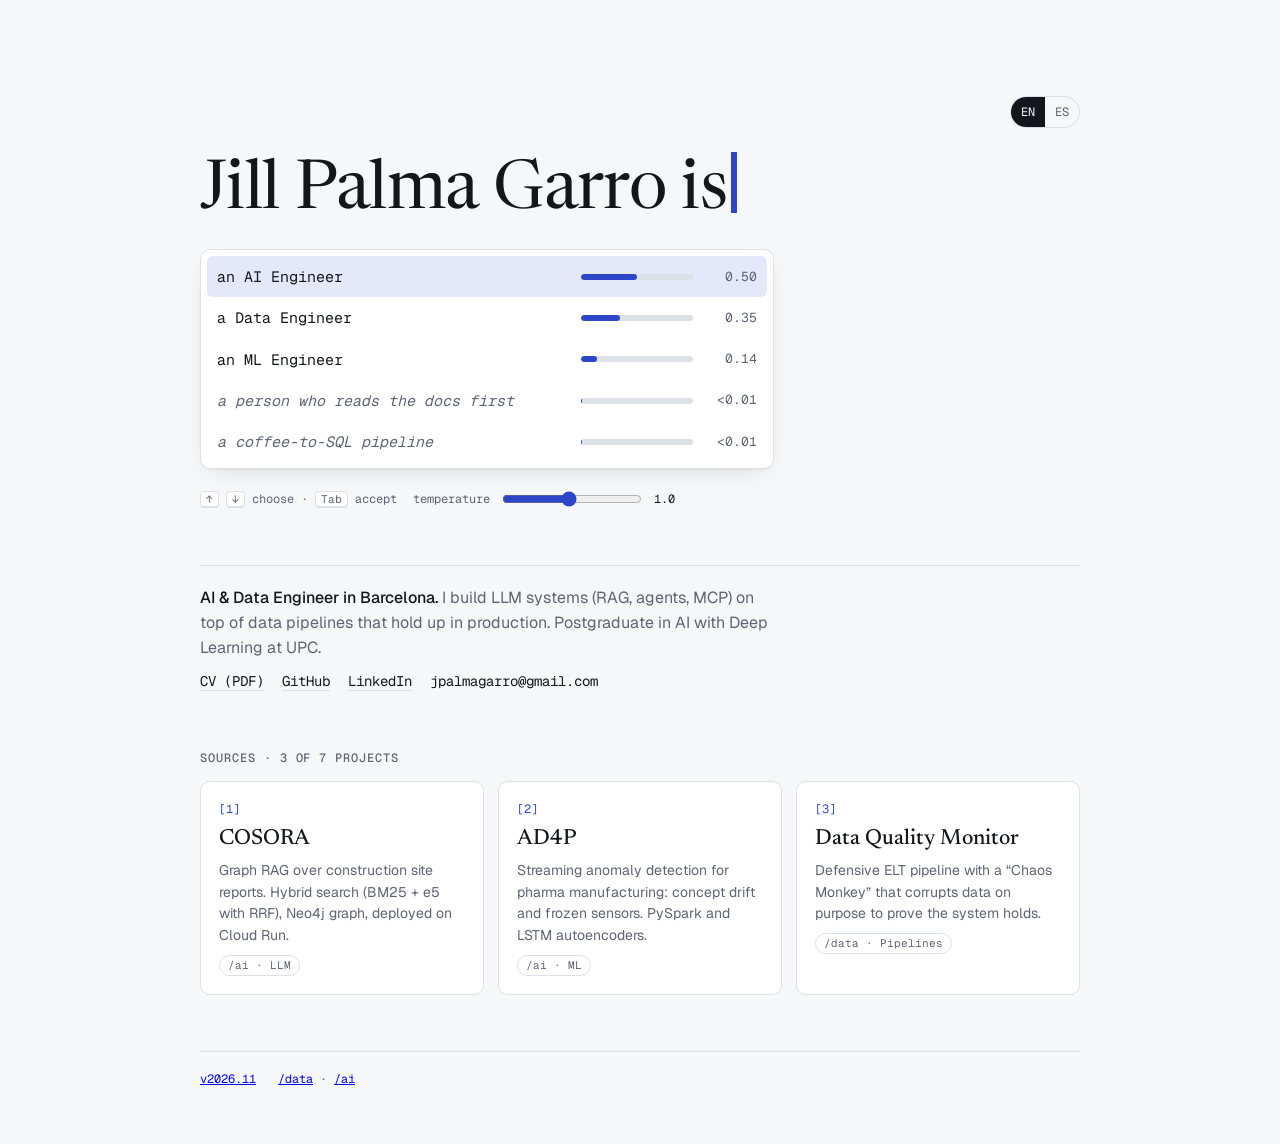
<file: index.html>
<!doctype html>
<html lang="en">
<head>
<meta charset="utf-8">
<meta name="viewport" content="width=device-width, initial-scale=1">
<title>Jill Palma Garro | AI & Data Engineer</title>
<meta name="description" content="Jill Palma Garro, AI & Data Engineer in Barcelona. LLM systems (RAG, agents, MCP) on top of data pipelines that hold up in production.">
<meta name="author" content="Jill Palma Garro">
<link rel="canonical" href="https://jpalmagarro.github.io/">
<meta property="og:type" content="website">
<meta property="og:url" content="https://jpalmagarro.github.io/">
<meta property="og:title" content="Jill Palma Garro | AI & Data Engineer">
<meta property="og:description" content="Jill Palma Garro, AI & Data Engineer in Barcelona. LLM systems (RAG, agents, MCP) on top of data pipelines that hold up in production.">
<meta property="og:image" content="https://jpalmagarro.github.io/Assets/img/og-preview.png">
<meta name="twitter:card" content="summary_large_image">
<meta name="twitter:title" content="Jill Palma Garro | AI & Data Engineer">
<meta name="twitter:description" content="Jill Palma Garro, AI & Data Engineer in Barcelona. LLM systems (RAG, agents, MCP) on top of data pipelines that hold up in production.">
<meta name="twitter:image" content="https://jpalmagarro.github.io/Assets/img/og-preview.png">
<link rel="icon" type="image/svg+xml" href="data:image/svg+xml,<svg xmlns=%22http://www.w3.org/2000/svg%22 viewBox=%220 0 100 100%22><text y=%22.9em%22 font-size=%2290%22>⚡</text></svg>">
<script async src="https://www.googletagmanager.com/gtag/js?id=G-RZ1JDPNTXJ"></script>
<script>window.dataLayer=window.dataLayer||[];function gtag(){dataLayer.push(arguments);}gtag('js',new Date());gtag('config','G-RZ1JDPNTXJ');</script>
<link rel="stylesheet" href="https://fonts.googleapis.com/css2?family=Newsreader:ital,opsz,wght@0,6..72,400;0,6..72,500;1,6..72,400&family=Geist:wght@400;500;600&family=Geist+Mono:wght@400;500&display=swap">
<style>
/* Layout: one column. The human writes in serif, the model answers in mono. Prompt → completions → proof (projects). */
:root{
  --bg:#F6F7F9; --surface:#FFFFFF; --fg:#14161C; --muted:#5D6472; --rule:#DCE0E7;
  --accent:#2C46C9; --accent-soft:#E4E8FB; --warn:#9A5B00;
  --f-display:"Newsreader", Georgia, "Times New Roman", serif;
  --f-body:"Geist", system-ui, -apple-system, "Segoe UI", sans-serif;
  --f-mono:"Geist Mono", ui-monospace, "SFMono-Regular", Menlo, monospace;
}
@media (prefers-color-scheme: dark){:root:not([data-theme="light"]){
  --bg:#0F1116; --surface:#171A21; --fg:#E7E9EE; --muted:#9AA1AE; --rule:#2A2F3A;
  --accent:#93A4FF; --accent-soft:#1F2647; --warn:#E3A44A; color-scheme:dark}}
:root[data-theme="dark"]{
  --bg:#0F1116; --surface:#171A21; --fg:#E7E9EE; --muted:#9AA1AE; --rule:#2A2F3A;
  --accent:#93A4FF; --accent-soft:#1F2647; --warn:#E3A44A; color-scheme:dark}

body{background:var(--bg);color:var(--fg);font-family:var(--f-body);font-size:16px;line-height:1.55;
  padding-left:max(16px,env(safe-area-inset-left,0px));padding-right:max(16px,env(safe-area-inset-right,0px))}
.wrap{max-width:880px;margin:0 auto;padding-block:clamp(32px,7vw,88px) 48px;display:grid;gap:56px}

/* Prompt */
.prompt{display:grid;gap:20px}
.line{font-family:var(--f-display);font-size:clamp(34px,6.4vw,68px);line-height:1.08;letter-spacing:-.01em;text-wrap:balance;margin:0;font-weight:400}
.line .done{font-family:var(--f-mono);font-size:.82em;color:var(--accent);letter-spacing:-.02em}
.caret{display:inline-block;width:.08em;height:.9em;background:var(--accent);vertical-align:-.08em;margin-left:.06em;animation:blink 1.05s steps(1) infinite}
@keyframes blink{50%{opacity:0}}
@media (prefers-reduced-motion:reduce){.caret{animation:none}}

.menu{background:var(--surface);border:1px solid var(--rule);border-radius:10px;max-width:560px;padding:6px;margin:0;list-style:none;box-shadow:0 1px 2px rgb(0 0 0/.04),0 8px 24px -12px rgb(0 0 0/.18)}
.opt{display:grid;grid-template-columns:minmax(0,1fr) 112px 52px;gap:12px;align-items:center;padding:9px 10px;border-radius:6px;cursor:pointer;font-family:var(--f-mono);font-size:15px}
.opt[aria-selected="true"]{background:var(--accent-soft)}
.opt .w{min-width:0;overflow:hidden;text-overflow:ellipsis;white-space:nowrap}
.opt.joke .w{color:var(--muted);font-style:italic}
.bar{height:6px;background:var(--rule);border-radius:3px;overflow:hidden}
.bar i{display:block;height:100%;background:var(--accent);border-radius:3px;transition:width .35s cubic-bezier(.2,.8,.2,1)}
.p{text-align:right;font-variant-numeric:tabular-nums;color:var(--muted);font-size:13px}
.hint{font-family:var(--f-mono);font-size:12px;color:var(--muted);display:flex;flex-wrap:wrap;gap:6px 16px;align-items:center}
kbd{font-family:var(--f-mono);font-size:11px;border:1px solid var(--rule);border-bottom-width:2px;border-radius:4px;padding:0 5px;background:var(--surface)}

.temp{display:flex;align-items:center;gap:10px}
.temp input{accent-color:var(--accent);width:140px}
.temp output{font-variant-numeric:tabular-nums;min-width:3ch;color:var(--fg)}

.go{display:none;align-items:center;gap:14px;flex-wrap:wrap}
.go.on{display:flex}
.go a{font-family:var(--f-body);font-weight:500;background:var(--fg);color:var(--bg);text-decoration:none;padding:10px 16px;border-radius:8px}
.go a:focus-visible,.opt:focus-visible,.links a:focus-visible{outline:2px solid var(--accent);outline-offset:2px}
.go span{color:var(--muted);font-size:14px}

/* Identity strip */
.who{display:flex;flex-wrap:wrap;gap:10px 28px;align-items:baseline;border-top:1px solid var(--rule);padding-top:20px}
.who p{margin:0;max-width:52ch;color:var(--muted)}
.who p b{color:var(--fg);font-weight:500}
.links{display:flex;gap:18px;flex-wrap:wrap;font-family:var(--f-mono);font-size:14px}
.links a{color:var(--fg);text-decoration:underline;text-decoration-color:var(--rule);text-underline-offset:4px}
.links a:hover{text-decoration-color:var(--accent)}
.mail{user-select:all}

/* Projects as "sources" */
h2{font-family:var(--f-mono);font-size:12px;letter-spacing:.08em;text-transform:uppercase;color:var(--muted);font-weight:500;margin:0 0 14px}
.cites{display:grid;grid-template-columns:repeat(auto-fit,minmax(240px,1fr));gap:14px}
.cite{background:var(--surface);border:1px solid var(--rule);border-radius:10px;padding:18px;display:grid;gap:8px;align-content:start;min-width:0}
.cite .n{font-family:var(--f-mono);font-size:12px;color:var(--accent)}
.cite h3{margin:0;font-family:var(--f-display);font-weight:500;font-size:22px;line-height:1.15}
.cite p{margin:0;font-size:14px;color:var(--muted)}
.tag{font-family:var(--f-mono);font-size:11px;border:1px solid var(--rule);border-radius:99px;padding:1px 8px;justify-self:start;color:var(--muted)}
.cite[data-hit="1"]{border-color:var(--accent)}
.cite h3 a{color:inherit;text-decoration:none}
.cite h3 a:hover{text-decoration:underline;text-decoration-color:var(--accent)}
.cite h3 a:focus-visible{outline:2px solid var(--accent);outline-offset:2px}

footer{font-family:var(--f-mono);font-size:12px;color:var(--muted);display:flex;flex-wrap:wrap;gap:6px 22px;border-top:1px solid var(--rule);padding-top:18px}
.menu:focus-visible{outline:2px solid var(--accent);outline-offset:3px}
.topbar{display:flex;justify-content:flex-end;margin-bottom:-32px}
.lang{display:inline-flex;border:1px solid var(--rule);border-radius:99px;overflow:hidden;font-family:var(--f-mono);font-size:12px}
.lang button{font:inherit;background:none;border:0;color:var(--muted);padding:3px 10px;cursor:pointer}
.lang button[aria-pressed="true"]{background:var(--fg);color:var(--bg)}
.lang button:focus-visible{outline:2px solid var(--accent);outline-offset:-2px}
@media (max-width:520px){.opt{grid-template-columns:minmax(0,1fr) 64px 44px;font-size:14px}}
</style>
</head>
<body>

<main class="wrap">
  <div class="topbar"><span class="lang" role="group" aria-label="Language"><button type="button" data-l="en">EN</button><button type="button" data-l="es">ES</button></span></div>

  <section class="prompt" aria-label="Autocomplete" data-es-aria="Autocompletado">
    <h1 class="line" id="line">Jill Palma Garro <span data-es="es">is</span><span id="done" class="done"></span><span class="caret" aria-hidden="true"></span></h1>
    <ul class="menu" id="menu" role="listbox" tabindex="0" aria-label="Possible next words" data-es-aria="Siguientes palabras posibles"></ul>
    <div class="hint">
      <span data-es="<kbd>↑</kbd> <kbd>↓</kbd> elegir · <kbd>Tab</kbd> aceptar"><kbd>↑</kbd> <kbd>↓</kbd> choose · <kbd>Tab</kbd> accept</span>
      <label class="temp" for="temp">temperature
        <input id="temp" type="range" min="0.1" max="2" step="0.1" value="1">
        <output id="tout" for="temp">1.0</output>
      </label>
    </div>
    <div class="go" id="go"><a href="#" id="golink">Enter →</a><span id="gonote"></span></div>
  </section>

  <section class="who" aria-label="Who" data-es-aria="Quién es">
    <p data-es="<b>AI &amp; Data Engineer en Barcelona.</b> Construyo sistemas con LLM (RAG, agentes, MCP) sobre pipelines de datos que aguantan en producción. Posgrado en IA con Deep Learning en la UPC."><b>AI &amp; Data Engineer in Barcelona.</b> I build LLM systems (RAG, agents, MCP) on top of data pipelines that hold up in production. Postgraduate in AI with Deep Learning at UPC.</p>
    <nav class="links" aria-label="Contact" data-es-aria="Contacto">
      <a href="Assets/Jill_Palma_Garro_Web_Resume.pdf" target="_blank" rel="noopener">CV (PDF)</a>
      <a href="https://github.com/jpalmagarro" target="_blank" rel="noopener">GitHub</a>
      <a href="https://www.linkedin.com/in/jpalmagarro/" target="_blank" rel="noopener">LinkedIn</a>
      <span class="mail">jpalmagarro@gmail.com</span>
    </nav>
  </section>

  <section aria-labelledby="src-h">
    <h2 id="src-h" data-es="Fuentes · 3 de 7 proyectos">Sources · 3 of 7 projects</h2>
    <div class="cites">
      <article class="cite" data-f="ai"><span class="n">[1]</span><h3><a href="https://github.com/jpalmagarro/RAG-UPCSchool-Project" target="_blank" rel="noopener">COSORA</a></h3><p data-es="Graph RAG sobre partes de obra. Búsqueda híbrida (BM25 + e5 con RRF), grafo en Neo4j y despliegue en Cloud Run.">Graph RAG over construction site reports. Hybrid search (BM25 + e5 with RRF), Neo4j graph, deployed on Cloud Run.</p><span class="tag">/ai · LLM</span></article>
      <article class="cite" data-f="ai"><span class="n">[2]</span><h3><a href="https://github.com/jpalmagarro/AnomalyDetection4Pharma" target="_blank" rel="noopener">AD4P</a></h3><p data-es="Detección de anomalías en streaming para fabricación farmacéutica: concept drift y sensores congelados. PySpark y autoencoders LSTM.">Streaming anomaly detection for pharma manufacturing: concept drift and frozen sensors. PySpark and LSTM autoencoders.</p><span class="tag">/ai · ML</span></article>
      <article class="cite" data-f="data"><span class="n">[3]</span><h3><a href="https://github.com/jpalmagarro/Enterprise-Data-Quality-Monitor" target="_blank" rel="noopener">Data Quality Monitor</a></h3><p data-es="Pipeline ELT defensivo con un «Chaos Monkey» que corrompe datos a propósito para probar que el sistema aguanta.">Defensive ELT pipeline with a “Chaos Monkey” that corrupts data on purpose to prove the system holds.</p><span class="tag">/data · Pipelines</span></article>
    </div>
  </section>

  <footer>
    <a href="changelog/">v2026.11</a>
    <span><a href="data/">/data</a> · <a href="ai/">/ai</a></span>
  </footer>
</main>

<script src="Assets/js/i18n.js"></script>
<script>
(() => {
  // Logits: a T=1 salen AI .50 / Data .35 / ML .14 (con la visita desde el CV de Data se invierten AI y Data).
  const base = [
    // w = [inglés, español]. En español la profesión va sin artículo ("es Data Engineer").
    {w:["an AI Engineer", "AI Engineer"],   l:Math.log(.50), to:"/ai",   f:"ai"},
    {w:["a Data Engineer", "Data Engineer"], l:Math.log(.35), to:"/data", f:"data"},
    {w:["an ML Engineer", "ML Engineer"],   l:Math.log(.14), to:"/ai",   f:"ai"},
    {w:["a person who reads the docs first", "alguien que lee la documentación antes"], l:Math.log(.007), joke:true},
    {w:["a coffee-to-SQL pipeline", "un pipeline de café a SQL"], l:Math.log(.003), joke:true},
  ];
  const $ = id => document.getElementById(id);
  let src = "ai", sel = 0, rows = [];

  function probs(T){
    const ls = base.map(o => {
      let l = o.l;
      if (src === "data" && o.f === "ai" && !o.joke && o.w[0].includes("AI")) l = Math.log(.35);
      if (src === "data" && o.f === "data") l = Math.log(.50);
      return l / T;
    });
    const m = Math.max(...ls), e = ls.map(x => Math.exp(x - m)), s = e.reduce((a,b)=>a+b,0);
    return base.map((o,i) => ({...o, p:e[i]/s})).sort((a,b)=>b.p-a.p);
  }
  function fmt(p){ return p < .01 ? "<0.01" : p.toFixed(2); }

  function render(){
    const T = +$("temp").value; $("tout").textContent = T.toFixed(1);
    rows = probs(T);
    $("menu").innerHTML = rows.map((o,i) =>
      `<li class="opt${o.joke?" joke":""}" role="option" id="o${i}" aria-selected="${i===sel}" tabindex="-1">
        <span class="w">${i18n.t(o.w[0], o.w[1])}</span><span class="bar"><i style="width:${(o.p*100).toFixed(1)}%"></i></span><span class="p">${fmt(o.p)}</span></li>`).join("");
    $("menu").querySelectorAll(".opt").forEach((li,i)=>{
      li.addEventListener("mouseenter",()=>{sel=i;mark();});
      li.addEventListener("click",()=>{sel=i;accept(false);});
    });
  }
  function mark(){ $("menu").querySelectorAll(".opt").forEach((li,i)=>li.setAttribute("aria-selected", i===sel)); $("menu").setAttribute("aria-activedescendant", "o"+sel); }
  let accepted = null;
  function goText(){
    const o = accepted; if (!o) return;
    $("done").textContent = " " + i18n.t(o.w[0], o.w[1]);
    if (o.joke){ $("golink").textContent = i18n.t("↑ Lower the temperature and try again", "↑ Bajar la temperature y volver a elegir"); $("gonote").textContent = i18n.t("(that one was the temperature talking)", "(eso lo ha dicho la temperature)"); }
    else { $("golink").textContent = i18n.t(`Enter ${o.to} →`, `Entrar en ${o.to} →`); $("gonote").textContent = ""; }
  }
  document.addEventListener("langchange", () => { render(); mark(); goText(); });
  function accept(moveFocus){
    const o = rows[sel];
    document.querySelectorAll(".cite").forEach(c => c.dataset.hit = (c.dataset.f === o.f) ? "1" : "0");
    const go = $("go"); go.classList.add("on");
    accepted = o;
    $("golink").href = o.joke ? "#" : o.to.slice(1)+"/";
    goText();
    if (moveFocus) $("golink").focus();
  }
  $("menu").addEventListener("keydown", e => {
    if (e.key === "ArrowDown"){ sel = Math.min(sel+1, rows.length-1); mark(); e.preventDefault(); }
    else if (e.key === "ArrowUp"){ sel = Math.max(sel-1, 0); mark(); e.preventDefault(); }
    else if ((e.key === "Tab" && !e.shiftKey) || e.key === "Enter"){ accept(true); e.preventDefault(); }
  });
  $("temp").addEventListener("input", () => { sel = 0; render(); });
  $("golink").addEventListener("click", e => {
    if (!accepted || !accepted.joke) return;
    e.preventDefault();
    $("temp").value = 0.5; sel = 0; accepted = null; $("done").textContent = ""; $("go").classList.remove("on");
    document.querySelectorAll(".cite").forEach(c => c.dataset.hit = "0");
    render(); mark(); $("menu").focus();
  });
  // Desde el CV de Data se llega con ?f=data: Data pasa a ser la opción más probable.
  if (new URLSearchParams(location.search).get("f") === "data" || location.hash === "#data") src = "data";
  render(); mark();
})();
</script>
</body>
</html>
</file>
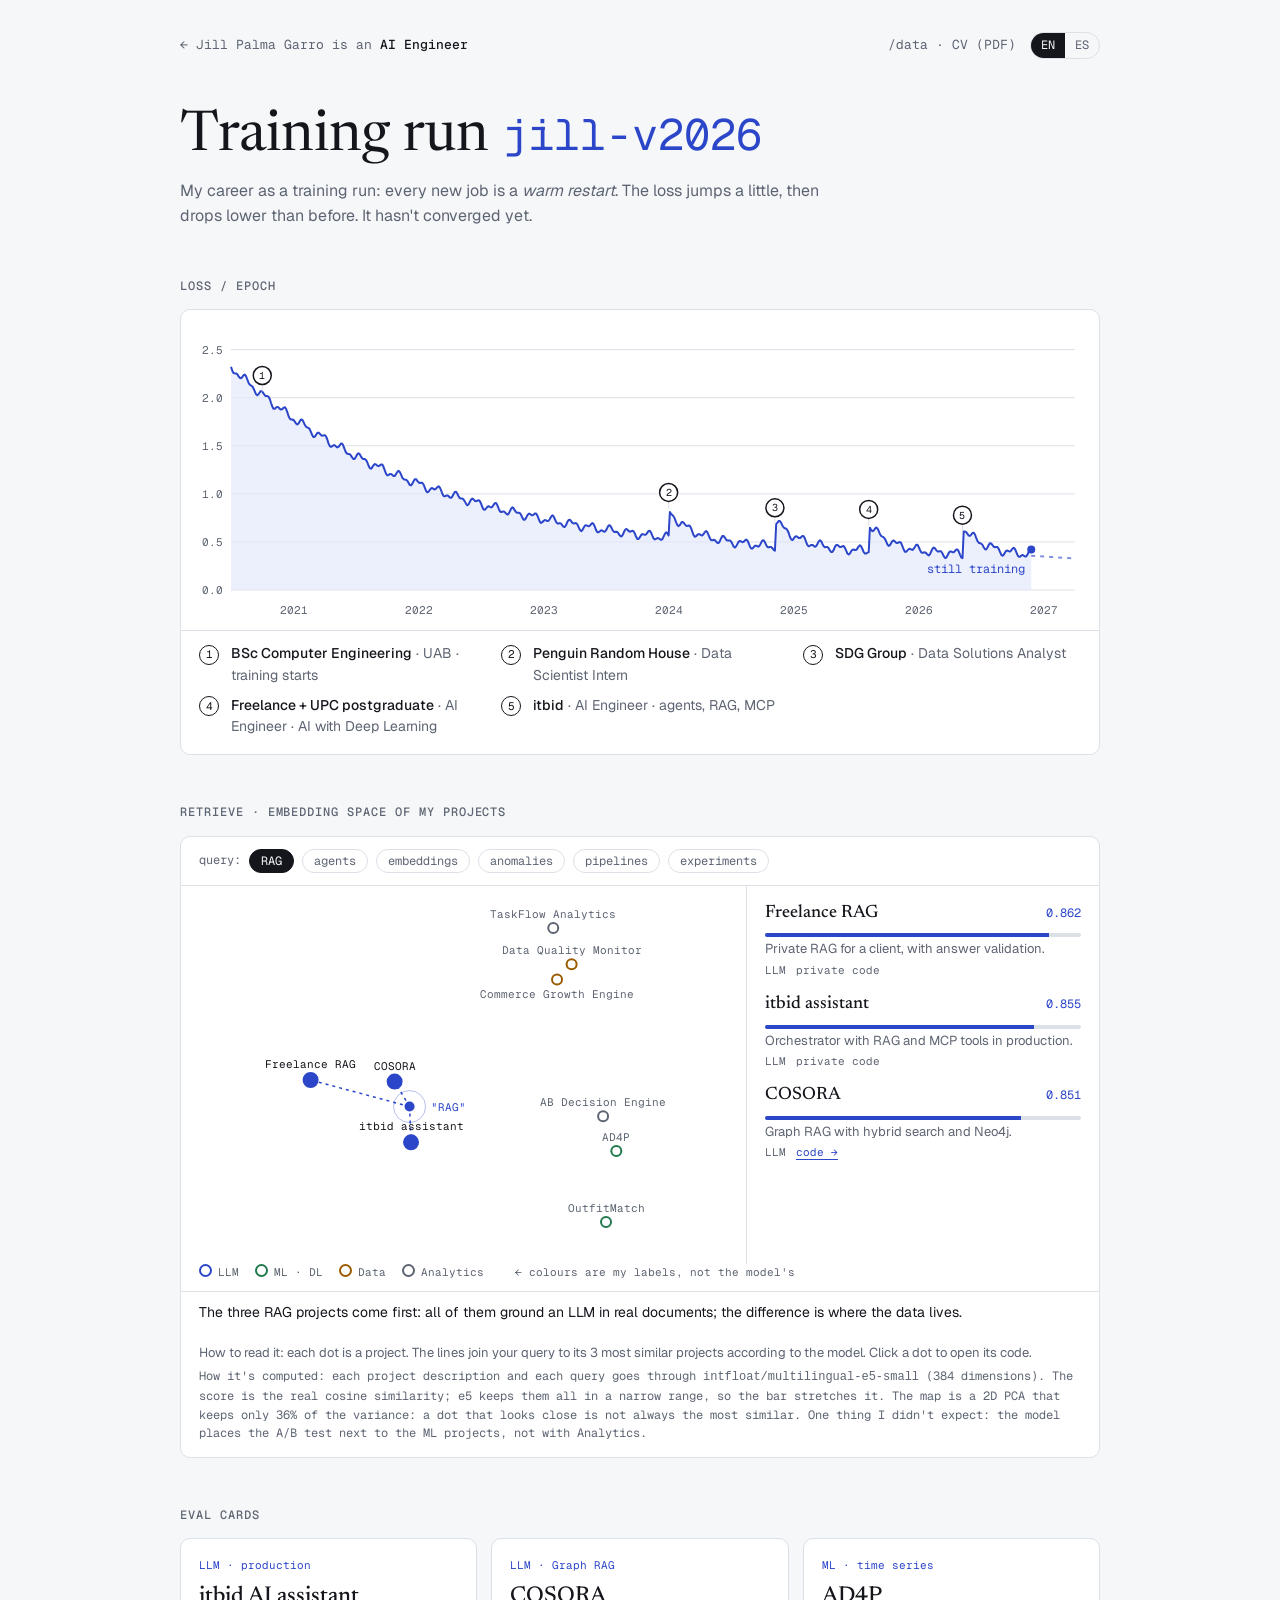
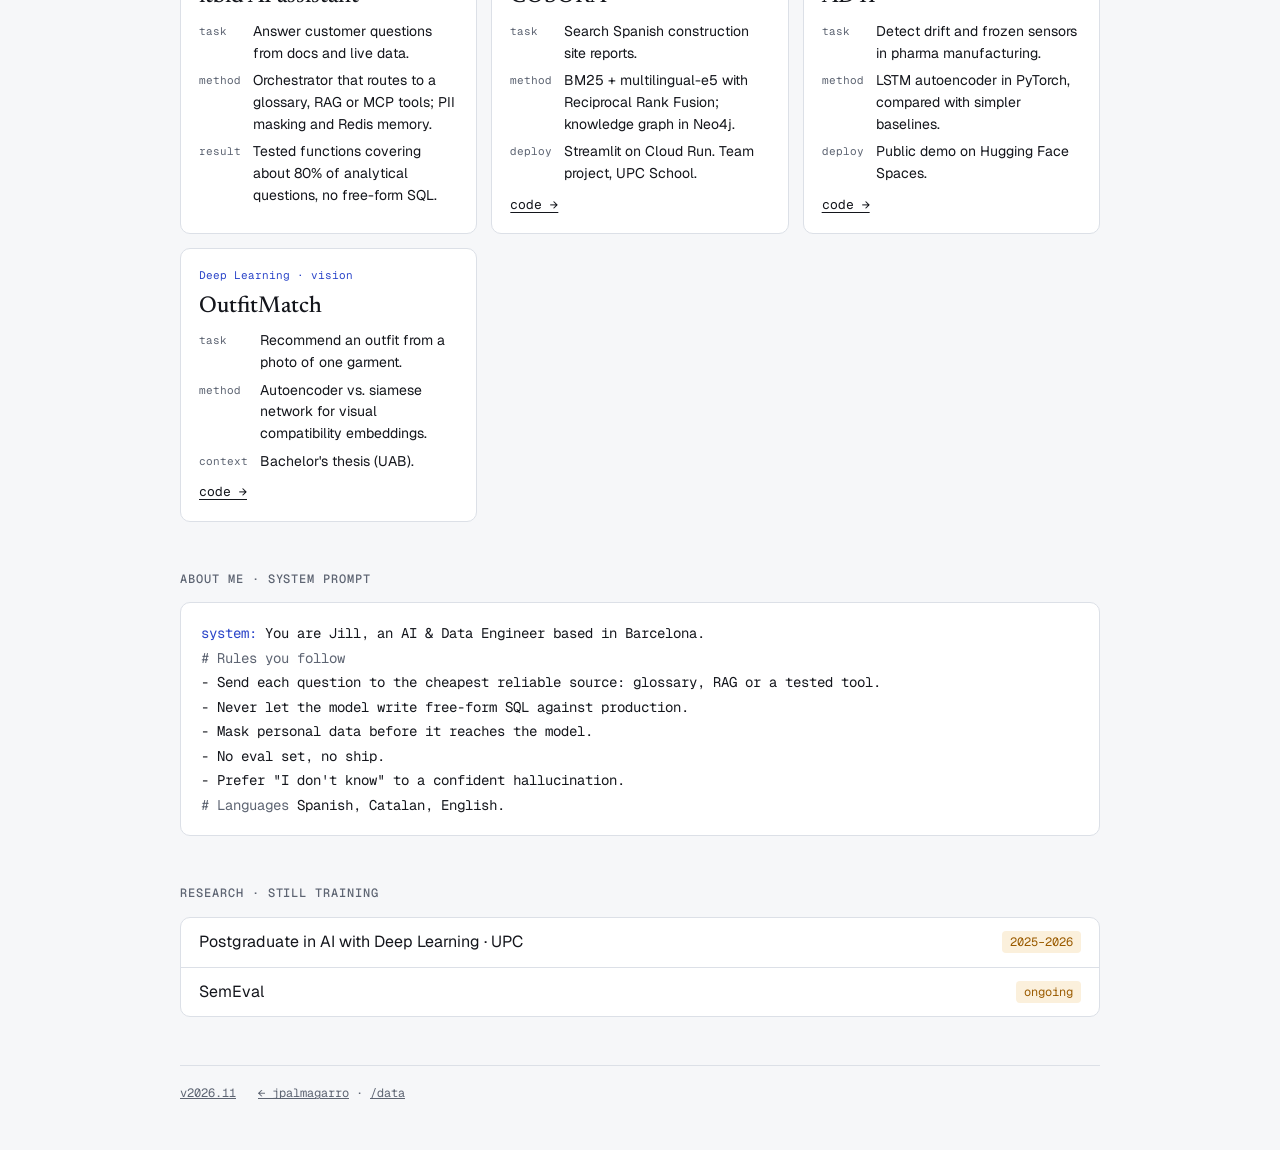
<file: ai/index.html>
<!doctype html>
<html lang="en">
<head>
<meta charset="utf-8">
<meta name="viewport" content="width=device-width, initial-scale=1">
<title>Jill Palma Garro | AI &amp; ML Engineer</title>
<meta name="description" content="Jill Palma Garro as an AI Engineer: my career as a training run, an embedding map of my projects and evaluation cards.">
<meta name="author" content="Jill Palma Garro">
<link rel="canonical" href="https://jpalmagarro.github.io/ai/">
<meta property="og:type" content="website">
<meta property="og:url" content="https://jpalmagarro.github.io/ai/">
<meta property="og:title" content="Jill Palma Garro | AI &amp; ML Engineer">
<meta property="og:description" content="Jill Palma Garro as an AI Engineer: my career as a training run, an embedding map of my projects and evaluation cards.">
<meta property="og:image" content="https://jpalmagarro.github.io/Assets/img/og-preview.png">
<meta name="twitter:card" content="summary_large_image">
<meta name="twitter:title" content="Jill Palma Garro | AI &amp; ML Engineer">
<meta name="twitter:description" content="Jill Palma Garro as an AI Engineer: my career as a training run, an embedding map of my projects and evaluation cards.">
<meta name="twitter:image" content="https://jpalmagarro.github.io/Assets/img/og-preview.png">
<link rel="icon" type="image/svg+xml" href="data:image/svg+xml,<svg xmlns=%22http://www.w3.org/2000/svg%22 viewBox=%220 0 100 100%22><text y=%22.9em%22 font-size=%2290%22>⚡</text></svg>">
<script async src="https://www.googletagmanager.com/gtag/js?id=G-RZ1JDPNTXJ"></script>
<script>window.dataLayer=window.dataLayer||[];function gtag(){dataLayer.push(arguments);}gtag('js',new Date());gtag('config','G-RZ1JDPNTXJ');</script>
<link rel="stylesheet" href="https://fonts.googleapis.com/css2?family=Newsreader:ital,opsz,wght@0,6..72,400;0,6..72,500;1,6..72,400&family=Geist:wght@400;500;600&family=Geist+Mono:wght@400;500&display=swap">
<link rel="stylesheet" href="../Assets/css/comun.css">
<style>
/* Curva de entrenamiento */
.chart{padding:14px 10px 6px}
.chart svg{display:block;width:100%;height:auto}
.chart text{font-family:var(--f-mono);font-size:11px;fill:var(--muted)}
.chart .grid{stroke:var(--rule);stroke-width:1}
.chart .loss{fill:none;stroke:var(--accent);stroke-width:2;stroke-linejoin:round}
.chart .area{fill:var(--accent-soft);opacity:.7}
.chart .future{fill:none;stroke:var(--accent);stroke-width:2;stroke-dasharray:4 5;opacity:.6}
.chart .ev circle{fill:var(--surface);stroke:var(--fg);stroke-width:1.5}
.chart .ev text{fill:var(--fg);font-size:10px;text-anchor:middle;dominant-baseline:central}
.chart .now{fill:var(--accent)}
.chart .tag{fill:var(--accent);font-size:12px}
.legend{list-style:none;margin:0;padding:12px 18px 16px;display:grid;grid-template-columns:repeat(auto-fit,minmax(250px,1fr));gap:8px 24px;border-top:1px solid var(--rule)}
.legend li{display:grid;grid-template-columns:22px minmax(0,1fr);gap:10px;font-size:14px;color:var(--muted);align-items:baseline}
.legend .k{font-family:var(--f-mono);font-size:11px;border:1.5px solid var(--fg);color:var(--fg);border-radius:99px;width:20px;height:20px;display:grid;place-items:center}
.legend b{color:var(--fg);font-weight:500}

/* Fichas de evaluación */
.cards{display:grid;grid-template-columns:repeat(auto-fit,minmax(260px,1fr));gap:14px}
.card{background:var(--surface);border:1px solid var(--rule);border-radius:10px;padding:18px;display:grid;gap:10px;align-content:start;min-width:0}
.card .kind{font-family:var(--f-mono);font-size:11px;color:var(--accent)}
.card h3{margin:0;font-family:var(--f-display);font-weight:500;font-size:23px;line-height:1.15}
.card dl{margin:0;display:grid;grid-template-columns:auto minmax(0,1fr);gap:6px 12px;font-size:14px}
.card dt{font-family:var(--f-mono);font-size:11px;color:var(--muted);padding-top:2px}
.card dd{margin:0}
.card a{font-family:var(--f-mono);font-size:13px;text-underline-offset:3px}

/* System prompt */
.prompt{margin:0;padding:18px 20px;font-family:var(--f-mono);font-size:14px;line-height:1.75;white-space:pre-wrap;overflow-wrap:anywhere}
.prompt .role{color:var(--accent)}
.prompt .c{color:var(--muted)}

/* Mapa de embeddings */
.map-wrap{display:grid;grid-template-columns:minmax(0,1.6fr) minmax(0,1fr);border-top:1px solid var(--rule)}
@media (max-width:700px){.map-wrap{grid-template-columns:1fr}}
.map{padding:8px;min-width:0}
.map svg{display:block;width:100%;height:auto}
.map text{font-family:var(--f-mono);font-size:11px;fill:var(--muted)}
.map .pt{fill:var(--surface);stroke:var(--g);stroke-width:2;transition:r .25s}
.map .pt.hit{fill:var(--g)}
.map .lbl.hit{fill:var(--fg)}
.g-llm{--g:var(--accent)} .g-ml{--g:var(--ok)} .g-data{--g:var(--warn)} .g-analytics{--g:var(--muted)}
.groups{list-style:none;margin:0;padding:0 18px 10px;display:flex;flex-wrap:wrap;gap:4px 16px;font-family:var(--f-mono);font-size:11px;color:var(--muted)}
.groups li::before{content:"";display:inline-block;width:9px;height:9px;border-radius:99px;border:2px solid var(--g);margin-right:6px;vertical-align:-1px}
.map .ray{stroke:var(--accent);stroke-width:1.5;stroke-dasharray:3 4}
.map .q{fill:var(--accent)}
.map .qring{fill:none;stroke:var(--accent);stroke-width:1;opacity:.35}
.qs{display:flex;flex-wrap:wrap;gap:8px;padding:12px 18px;align-items:center}
.qs span{font-family:var(--f-mono);font-size:12px;color:var(--muted)}
.qs button{font-family:var(--f-mono);font-size:12px;background:none;color:var(--muted);border:1px solid var(--rule);border-radius:99px;padding:3px 11px;cursor:pointer}
.qs button[aria-pressed="true"]{background:var(--fg);color:var(--bg);border-color:var(--fg)}
.hits{list-style:none;margin:0;padding:14px 18px;display:grid;gap:12px;align-content:start;border-left:1px solid var(--rule);min-width:0}
@media (max-width:700px){.hits{border-left:0;border-top:1px solid var(--rule)}}
.hits li{display:grid;gap:2px}
.hits .row{display:flex;justify-content:space-between;gap:10px;align-items:baseline}
.hits b{font-family:var(--f-display);font-weight:500;font-size:18px}
.hits .sc{font-family:var(--f-mono);font-size:12px;color:var(--accent);font-variant-numeric:tabular-nums}
.hits p{margin:0;font-size:13px;color:var(--muted)}
.note{font-family:var(--f-mono);font-size:12px;color:var(--muted);padding:0 18px 14px;margin:0}
.map .pt{cursor:pointer}
.map a:focus-visible .pt{stroke:var(--accent);stroke-width:3}
.why{margin:0;padding:10px 18px;border-top:1px solid var(--rule);font-size:14px}
.why b{font-weight:500}
.howto{margin:0;padding:10px 18px 4px;font-size:13px;color:var(--muted)}
.hits .meta2{display:flex;gap:10px;align-items:baseline;font-family:var(--f-mono);font-size:11px;color:var(--muted)}
.hits .meta2 a{color:var(--accent);text-underline-offset:3px}
.hits .simbar{height:4px;background:var(--rule);border-radius:2px;overflow:hidden;margin-top:4px}
.hits .simbar i{display:block;height:100%;background:var(--accent)}

.research{list-style:none;margin:0;padding:0}
.research li{display:grid;grid-template-columns:minmax(0,1fr) auto;gap:12px;padding:12px 18px;border-bottom:1px solid var(--rule);align-items:center}
.research li:last-child{border-bottom:0}
.research .st{font-family:var(--f-mono);font-size:12px;color:var(--warn);background:var(--warn-soft);border-radius:4px;padding:2px 8px}
</style>
</head>
<body>
<main class="wrap">
  <nav class="top" aria-label="Navigation" data-es-aria="Navegación">
    <a href="../" data-es="← Jill Palma Garro es <b>AI Engineer</b>">← Jill Palma Garro is an <b>AI Engineer</b></a>
    <span class="right"><span><a href="../data/">/data</a> · <a href="../Assets/Jill_Palma_Garro_Web_Resume.pdf" target="_blank" rel="noopener">CV (PDF)</a></span>
      <span class="lang" role="group" aria-label="Language"><button type="button" data-l="en">EN</button><button type="button" data-l="es">ES</button></span></span>
  </nav>

  <header>
    <h1>Training run <code>jill-v2026</code></h1>
    <p class="lede" data-es="Mi carrera vista como un entrenamiento: cada trabajo nuevo es un <i>warm restart</i>. El <i>loss</i> sube un poco y vuelve a bajar más que antes. Todavía no ha convergido.">My career as a training run: every new job is a <i>warm restart</i>. The loss jumps a little, then drops lower than before. It hasn't converged yet.</p>
  </header>

  <section aria-labelledby="h-run">
    <h2 id="h-run">loss / epoch</h2>
    <div class="panel">
      <div class="chart"><svg id="curve" viewBox="0 0 800 300" role="img" aria-label="Loss curve falling from 2020 to 2026, with a bump at each career step and a dashed line into the future" data-es-aria="Curva de loss descendente de 2020 a 2026, con saltos en cada cambio de etapa y una línea discontinua hacia el futuro"></svg></div>
      <ol class="legend" id="legend"></ol>
    </div>
  </section>

  <section aria-labelledby="h-map">
    <h2 id="h-map" data-es="Retrieve · espacio de embeddings de mis proyectos">Retrieve · embedding space of my projects</h2>
    <div class="panel">
      <div class="qs" role="group" aria-label="Queries" data-es-aria="Consultas"><span>query:</span></div>
      <div class="map-wrap">
        <div class="map"><svg id="emb" viewBox="0 0 520 340" role="img" aria-label="2D projection of the embeddings of my projects; the chosen query links to its three most similar projects" data-es-aria="Proyección 2D de los embeddings de mis proyectos; la consulta elegida se une a sus tres proyectos más parecidos"></svg></div>
        <ol class="hits" id="hits" aria-live="polite"></ol>
      </div>
      <ul class="groups" id="groups"></ul>
      <p class="why" id="why" aria-live="polite"></p>
      <p class="howto" data-es="Cómo leerlo: cada punto es un proyecto. Las líneas unen tu consulta con sus 3 proyectos más parecidos según el modelo. Pulsa un punto para abrir su código.">How to read it: each dot is a project. The lines join your query to its 3 most similar projects according to the model. Click a dot to open its code.</p>
      <p class="note" id="note"></p>
    </div>
  </section>

  <section aria-labelledby="h-eval">
    <h2 id="h-eval" data-es="Fichas de evaluación">Eval cards</h2>
    <div class="cards">
      <article class="card"><span class="kind" data-es="LLM · producción">LLM · production</span><h3 data-es="Asistente de IA de itbid">itbid AI assistant</h3>
        <dl><dt data-es="tarea">task</dt><dd data-es="Responder preguntas de clientes con documentación y datos vivos.">Answer customer questions from docs and live data.</dd>
        <dt data-es="método">method</dt><dd data-es="Orquestador que enruta al glosario, a RAG o a herramientas MCP; enmascarado de PII y memoria en Redis.">Orchestrator that routes to a glossary, RAG or MCP tools; PII masking and Redis memory.</dd>
        <dt data-es="resultado">result</dt><dd data-es="Funciones probadas que cubren cerca del 80 % de las preguntas analíticas, sin SQL libre.">Tested functions covering about 80% of analytical questions, no free-form SQL.</dd></dl></article>
      <article class="card"><span class="kind">LLM · Graph RAG</span><h3>COSORA</h3>
        <dl><dt data-es="tarea">task</dt><dd data-es="Buscar en partes de obra en español.">Search Spanish construction site reports.</dd>
        <dt data-es="método">method</dt><dd data-es="BM25 + multilingual-e5 con Reciprocal Rank Fusion; grafo de conocimiento en Neo4j.">BM25 + multilingual-e5 with Reciprocal Rank Fusion; knowledge graph in Neo4j.</dd>
        <dt data-es="despliegue">deploy</dt><dd data-es="Streamlit en Cloud Run. Proyecto en equipo, UPC School.">Streamlit on Cloud Run. Team project, UPC School.</dd></dl>
        <a href="https://github.com/jpalmagarro/RAG-UPCSchool-Project" data-es="código →">code →</a></article>
      <article class="card"><span class="kind" data-es="ML · series temporales">ML · time series</span><h3>AD4P</h3>
        <dl><dt data-es="tarea">task</dt><dd data-es="Detectar deriva y sensores congelados en fabricación farmacéutica.">Detect drift and frozen sensors in pharma manufacturing.</dd>
        <dt data-es="método">method</dt><dd data-es="Autoencoder LSTM en PyTorch, comparado con baselines más simples.">LSTM autoencoder in PyTorch, compared with simpler baselines.</dd>
        <dt data-es="despliegue">deploy</dt><dd data-es="Demo pública en Hugging Face Spaces.">Public demo on Hugging Face Spaces.</dd></dl>
        <a href="https://github.com/jpalmagarro/AnomalyDetection4Pharma" data-es="código →">code →</a></article>
      <article class="card"><span class="kind" data-es="Deep Learning · visión">Deep Learning · vision</span><h3>OutfitMatch</h3>
        <dl><dt data-es="tarea">task</dt><dd data-es="Recomendar un conjunto a partir de la foto de una prenda.">Recommend an outfit from a photo of one garment.</dd>
        <dt data-es="método">method</dt><dd data-es="Autoencoder frente a red siamesa para embeddings de compatibilidad visual.">Autoencoder vs. siamese network for visual compatibility embeddings.</dd>
        <dt data-es="contexto">context</dt><dd data-es="Trabajo de fin de grado (UAB).">Bachelor's thesis (UAB).</dd></dl>
        <a href="https://github.com/jpalmagarro/TFG_OUTFITMATCH" data-es="código →">code →</a></article>
    </div>
  </section>

  <section aria-labelledby="h-sys">
    <h2 id="h-sys" data-es="Sobre mí · system prompt">About me · system prompt</h2>
    <div class="panel"><pre class="prompt"><span class="role">system:</span> You are Jill, an AI &amp; Data Engineer based in Barcelona.
<span class="c"># Rules you follow</span>
- Send each question to the cheapest reliable source: glossary, RAG or a tested tool.
- Never let the model write free-form SQL against production.
- Mask personal data before it reaches the model.
- No eval set, no ship.
- Prefer "I don't know" to a confident hallucination.
<span class="c"># Languages</span> Spanish, Catalan, English.</pre></div>
  </section>

  <section aria-labelledby="h-res">
    <h2 id="h-res" data-es="Investigación · still training">Research · still training</h2>
    <div class="panel"><ul class="research">
      <li><span data-es="Posgrado en IA con Deep Learning · UPC">Postgraduate in AI with Deep Learning · UPC</span><span class="st">2025–2026</span></li>
      <li><span>SemEval</span><span class="st" data-es="en curso">ongoing</span></li>
    </ul></div>
  </section>

  <footer><a href="../changelog/">v2026.11</a><span><a href="../">← jpalmagarro</a> · <a href="../data/">/data</a></span></footer>
</main>

<script src="../Assets/js/i18n.js"></script>
<script src="../Assets/js/embeddings.js"></script>
<script>
(() => {
  // Eventos reales del CV (año decimal). Cada uno es un "warm restart".
  const E = [
    {t:2020.75, k:["BSc Computer Engineering", "Grado en Ingeniería Informática"], w:["UAB · training starts", "UAB · empieza el entrenamiento"]},
    {t:2024.0,  k:["Penguin Random House"], w:["Data Scientist Intern"]},
    {t:2024.85, k:["SDG Group"], w:["Data Solutions Analyst"]},
    {t:2025.6,  k:["Freelance + UPC postgraduate", "Freelance + posgrado UPC"], w:["AI Engineer · AI with Deep Learning", "AI Engineer · IA con Deep Learning"]},
    {t:2026.35, k:["itbid"], w:["AI Engineer · agents, RAG, MCP", "AI Engineer · agentes, RAG, MCP"]},
  ];
  const x0 = 2020.5, x1 = 2027.25, now = 2026.9;
  const svgC = document.getElementById("curve");
  // El viewBox mide lo mismo que la pantalla: 1 unidad = 1 px, así el texto no encoge en móvil.
  let W, H, X, Y;
  const L = 40, R = 14, T = 16, B = 34, ymax = 2.6;
  const medir = () => {
    W = Math.max(300, Math.round(svgC.getBoundingClientRect().width) || 800);
    H = W < 560 ? 220 : 300;
    X = t => L + (t - x0) / (x1 - x0) * (W - L - R);
    Y = v => T + (1 - v / ymax) * (H - T - B);
  };
  // Pérdida: decae con el tiempo; cada evento añade un pico pequeño que también decae (warm restart).
  const loss = t => {
    let v = 0.32 + 2.0 * Math.exp(-(t - x0) / 1.6);
    for (const e of E.slice(1)) if (t >= e.t) v += 0.28 * Math.exp(-(t - e.t) / 0.18);
    return v + 0.035 * Math.sin(t * 41) + 0.02 * Math.sin(t * 97);
  };
  const camino = p => p.map((q, i) => (i ? "L" : "M") + q[0].toFixed(1) + " " + q[1].toFixed(1)).join("");
  function dibujar() {
    medir();
    const pts = []; for (let t = x0; t <= now + 1e-9; t += 0.01) pts.push([X(t), Y(loss(t))]);
    const fut = []; for (let t = now; t <= x1; t += 0.05) fut.push([X(t), Y(0.32 + 2.0 * Math.exp(-(t - x0) / 1.6) - 0.06 * (t - now))]);
    const d = camino(pts);
    let s = "";
    for (let v = 0; v <= 2.5; v += 0.5) s += `<line class="grid" x1="${L}" x2="${W-R}" y1="${Y(v)}" y2="${Y(v)}"/><text x="${L-8}" y="${Y(v)+4}" text-anchor="end">${v.toFixed(1)}</text>`;
    const paso = W < 420 ? 2 : 1; // en pantallas muy estrechas, un año sí y otro no
    for (let y = 2021; y <= 2027; y += paso) s += `<text x="${X(y)}" y="${H-10}" text-anchor="middle">${y}</text>`;
    s += `<path class="area" d="${d}L${X(now)} ${Y(0)}L${X(x0)} ${Y(0)}Z"/><path class="loss" d="${d}"/><path class="future" d="${camino(fut)}"/>`;
    E.forEach((e, i) => { const cx = X(e.t), cy = Y(loss(e.t)) - 16;
      s += `<g class="ev"><line class="grid" x1="${cx}" x2="${cx}" y1="${cy+9}" y2="${Y(loss(e.t))}"/><circle cx="${cx}" cy="${cy}" r="9"/><text x="${cx}" y="${cy}">${i+1}</text></g>`; });
    s += `<circle class="now" cx="${X(now)}" cy="${Y(loss(now))}" r="4"/><text class="tag" x="${X(now)-6}" y="${Y(loss(now))+24}" text-anchor="end">still training</text>`;
    svgC.setAttribute("viewBox", `0 0 ${W} ${H}`);
    svgC.innerHTML = s;
  }
  dibujar();
  let ancho = W;
  new ResizeObserver(() => { const w = Math.round(svgC.getBoundingClientRect().width); if (w && Math.abs(w - ancho) > 2) { ancho = w; dibujar(); } }).observe(svgC);
  const tx = a => i18n.t(a[0], a[1] ?? a[0]);
  const legend = () => document.getElementById("legend").innerHTML = E.map((e, i) => `<li><span class="k">${i+1}</span><span><b>${tx(e.k)}</b> · ${tx(e.w)}</span></li>`).join("");
  document.addEventListener("langchange", legend);
  legend();
})();

(() => {
  // Posiciones y puntuaciones calculadas por scripts/embeddings/calcular.py (Assets/js/embeddings.js).
  // Aquí solo van los textos y el grupo, que es mi etiqueta, no del modelo. u = enlace (null = código privado).
  const GH = "https://github.com/jpalmagarro/";
  const P = {
    itbid:       {n:["itbid assistant","Asistente itbid"], c:"llm", u:null,
                  d:["Orchestrator with RAG and MCP tools in production.","Orquestador con RAG y herramientas MCP en producción."]},
    cosora:      {n:["COSORA"], c:"llm", u:GH+"RAG-UPCSchool-Project",
                  d:["Graph RAG with hybrid search and Neo4j.","Graph RAG con búsqueda híbrida y Neo4j."]},
    freelance:   {n:["Freelance RAG","RAG freelance"], c:"llm", u:null,
                  d:["Private RAG for a client, with answer validation.","RAG privado para un cliente, con validación de respuestas."]},
    outfitmatch: {n:["OutfitMatch"], c:"ml", u:GH+"TFG_OUTFITMATCH",
                  d:["Siamese network that learns embeddings to match garments: retrieval, but with images.","Red siamesa que aprende embeddings para combinar prendas: retrieval, pero con imágenes."]},
    ad4p:        {n:["AD4P"], c:"ml", u:GH+"AnomalyDetection4Pharma",
                  d:["LSTM autoencoder: drift and frozen sensors in pharma manufacturing.","Autoencoder LSTM: deriva y sensores congelados en fabricación farmacéutica."]},
    dqm:         {n:["Data Quality Monitor"], c:"data", u:GH+"Enterprise-Data-Quality-Monitor",
                  d:["ELT pipeline with a Chaos Monkey; dbt + Elementary flag the bad data.","Pipeline ELT con Chaos Monkey; dbt + Elementary detectan los datos malos."]},
    commerce:    {n:["Commerce Growth Engine"], c:"data", u:GH+"Modern-Commerce-Growth-Engine",
                  d:["dbt + Snowflake: one source of truth for attribution.","dbt + Snowflake: una sola fuente de verdad para atribución."]},
    taskflow:    {n:["TaskFlow Analytics"], c:"analytics", u:GH+"TaskFlow_Analytics",
                  d:["MRR and churn: found the Brazil anomaly (3× churn).","MRR y churn: encontró la anomalía de Brasil (3× churn)."]},
    abtest:      {n:["AB Decision Engine"], c:"analytics", u:GH+"AB-Decision-Engine",
                  d:["A/B tests without SRM or Simpson's paradox.","Tests A/B sin SRM ni paradoja de Simpson."]},
  };
  const G = {llm:["LLM"], ml:["ML · DL"], data:["Data"], analytics:["Analytics"]};
  // Etiqueta y explicación de cada consulta. Las explicaciones describen el resultado real del modelo.
  const Q = {
    rag:   {l:["RAG"],
            w:["The three RAG projects come first: all of them ground an LLM in real documents; the difference is where the data lives.","Los tres proyectos de RAG salen primero: todos anclan un LLM en documentos reales; cambia dónde viven los datos."]},
    agent: {l:["agents","agentes"],
            w:["Only the itbid assistant is really an agent, and it comes first. The next two are noise: with nine short descriptions, a small model has little to tell apart.","Solo el asistente de itbid es de verdad un agente, y sale primero. Los dos siguientes son ruido: con nueve descripciones cortas, un modelo pequeño tiene poco que distinguir."]},
    emb:   {l:["embeddings"],
            w:["OutfitMatch was retrieval before I called it RAG: same idea, images instead of text. COSORA comes next: its hybrid search uses e5 embeddings.","OutfitMatch ya era retrieval antes de llamarlo RAG: la misma idea, con imágenes en vez de texto. Le sigue COSORA: su búsqueda híbrida usa embeddings e5."]},
    anom:  {l:["anomalies","anomalías"],
            w:["The same skill in three areas: <b>sensors</b> (ML), <b>corrupted data</b> (Data) and <b>churn</b> (Analytics).","La misma habilidad en tres áreas: <b>sensores</b> (ML), <b>datos corruptos</b> (Data) y <b>churn</b> (Analytics)."]},
    pipe:  {l:["pipelines"],
            w:["Where most of my data work lives: data that arrives clean and on time. AD4P shows up for its PySpark ETL.","Donde vive la mayor parte de mi trabajo de datos: que lleguen limpios y a tiempo. AD4P aparece por su ETL en PySpark."]},
    exp:   {l:["experiments","experimentos"],
            w:["Deciding with data, without fooling yourself with statistics.","Decidir con datos sin engañarse con la estadística."]},
  };
  const tx = a => i18n.t(a[0], a[1] ?? a[0]);
  const EMB = window.EMB;
  const todas = Object.values(EMB.sim).flatMap(o => Object.values(o));
  const smin = Math.min(...todas), smax = Math.max(...todas);
  const barra = s => 15 + 85 * (s - smin) / (smax - smin); // la barra estira el rango estrecho de e5; el número es el real

  let cur = "rag";
  const svg = document.getElementById("emb"), hits = document.getElementById("hits"), qs = document.querySelector(".qs");
  Object.keys(Q).forEach((k, i) => qs.insertAdjacentHTML("beforeend", `<button type="button" aria-pressed="${i===0}" data-q="${k}"></button>`));

  // Encaja las coordenadas 2D en el ancho real (misma escala en x e y para no deformar distancias).
  function encajar(w, h, pad) {
    const xy = [...Object.values(EMB.proyectos), ...Object.values(EMB.consultas)];
    const xs = xy.map(p => p[0]), ys = xy.map(p => p[1]);
    const lo = [Math.min(...xs), Math.min(...ys)], hi = [Math.max(...xs), Math.max(...ys)];
    const e = Math.min((w - 2 * pad.x) / (hi[0] - lo[0]), (h - 2 * pad.y) / (hi[1] - lo[1]));
    const cx = w / 2 - (lo[0] + hi[0]) / 2 * e, cy = h / 2 - (lo[1] + hi[1]) / 2 * e;
    return p => [cx + p[0] * e, cy + p[1] * e];
  }

  // Coloca etiquetas sin que se pisen: prueba arriba, abajo, derecha, izquierda; si no cabe, no la pone.
  function etiquetas(items, w, h, puntos) {
    // Los puntos también son obstáculos: una etiqueta no debe tapar ningún punto.
    const puestas = puntos.map(([x, y, r]) => ({x0: x - r - 1, x1: x + r + 1, y0: y - r - 1, y1: y + r + 1})), s = [];
    const choca = b => b.x0 < 2 || b.x1 > w - 2 || b.y0 < 2 || b.y1 > h - 2 ||
      puestas.some(o => b.x0 < o.x1 && b.x1 > o.x0 && b.y0 < o.y1 && b.y1 > o.y0);
    for (const it of items) {
      const ancho = it.t.length * 6.8, alto = 13;
      const op = [[it.x, it.y - it.r - 5, "middle"], [it.x, it.y + it.r + 14, "middle"],
                  [it.x + it.r + 5, it.y + 4, "start"], [it.x - it.r - 5, it.y + 4, "end"]];
      for (let [x, y, a] of op) {
        if (a === "middle") x = Math.min(Math.max(x, ancho / 2 + 3), w - ancho / 2 - 3); // cerca del borde, se mete hacia dentro
        const x0 = a === "middle" ? x - ancho / 2 : a === "start" ? x : x - ancho;
        const b = {x0, x1: x0 + ancho, y0: y - alto + 3, y1: y + 3};
        if (!choca(b)) { puestas.push(b); s.push(`<text class="${it.cls}" x="${x.toFixed(1)}" y="${y.toFixed(1)}" text-anchor="${a}"${it.style || ""}>${it.t}</text>`); break; }
      }
    }
    return s.join("");
  }

  function run(k) {
    cur = k;
    // 1 unidad del viewBox = 1 px de pantalla, así el texto mide lo mismo en móvil y en escritorio.
    const w = Math.max(280, Math.round(svg.getBoundingClientRect().width) || 520);
    const estrecho = w < 480, h = Math.round(estrecho ? w * 0.85 : w * 0.66);
    const pos = encajar(w, h, estrecho ? {x: 24, y: 26} : {x: 70, y: 34});
    const sim = EMB.sim[k];
    const r = Object.keys(P).map(id => ({id, ...P[id], sim: sim[id], xy: pos(EMB.proyectos[id])})).sort((a, b) => b.sim - a.sim);
    const top = new Set(r.slice(0, 3).map(p => p.id));
    const q = pos(EMB.consultas[k]);

    let s = "";
    r.slice(0, 3).forEach(p => s += `<line class="ray" x1="${q[0]}" y1="${q[1]}" x2="${p.xy[0]}" y2="${p.xy[1]}"/>`);
    r.forEach(p => { const h = top.has(p.id) ? " hit" : "";
      const dot = `<circle class="pt g-${p.c}${h}" cx="${p.xy[0]}" cy="${p.xy[1]}" r="${h ? 7 : 5}"><title>${tx(p.n)} — ${tx(p.d)}</title></circle>`;
      s += p.u ? `<a href="${p.u}" target="_blank" rel="noopener" aria-label="${tx(p.n)}">${dot}</a>` : dot; });
    s += `<circle class="qring" cx="${q[0]}" cy="${q[1]}" r="16"/><circle class="q" cx="${q[0]}" cy="${q[1]}" r="5"/>`;
    // Prioridad: la consulta, luego los 3 resultados; el resto solo en pantallas anchas.
    const items = [{t: `"${tx(Q[k].l)}"`, x: q[0], y: q[1], r: 16, cls: "", style: ' style="fill:var(--accent)"'},
      ...r.filter(p => top.has(p.id)).map(p => ({t: tx(p.n), x: p.xy[0], y: p.xy[1], r: 7, cls: "lbl hit"})),
      ...(estrecho ? [] : r.filter(p => !top.has(p.id)).map(p => ({t: tx(p.n), x: p.xy[0], y: p.xy[1], r: 5, cls: "lbl"})))];
    s += etiquetas(items, w, h, [...r.map(p => [p.xy[0], p.xy[1], top.has(p.id) ? 7 : 5]), [q[0], q[1], 6]]);
    svg.setAttribute("viewBox", `0 0 ${w} ${h}`);
    svg.innerHTML = s;

    hits.innerHTML = r.slice(0, 3).map(p => `<li><span class="row"><b>${tx(p.n)}</b><span class="sc">${p.sim.toFixed(3)}</span></span>
      <span class="simbar"><i style="width:${barra(p.sim).toFixed(0)}%"></i></span><p>${tx(p.d)}</p>
      <span class="meta2"><span>${tx(G[p.c])}</span>${p.u ? `<a href="${p.u}" target="_blank" rel="noopener">${i18n.t("code →","código →")}</a>` : `<span>${i18n.t("private code","código privado")}</span>`}</span></li>`).join("");
    document.getElementById("why").innerHTML = tx(Q[k].w);
    qs.querySelectorAll("button").forEach(b => { b.setAttribute("aria-pressed", b.dataset.q === k); b.textContent = tx(Q[b.dataset.q].l); });
  }

  function textosFijos() {
    document.getElementById("groups").innerHTML = Object.keys(G).map(g => `<li class="g-${g}">${tx(G[g])}</li>`).join("") +
      `<li style="list-style:none">${i18n.t("← colours are my labels, not the model's", "← los colores son mis etiquetas, no del modelo")}</li>`;
    const v = Math.round(EMB.varianza2d * 100);
    document.getElementById("note").innerHTML = i18n.t(
      `How it's computed: each project description and each query goes through <code>${EMB.modelo}</code> (${EMB.dim} dimensions). The score is the real cosine similarity; e5 keeps them all in a narrow range, so the bar stretches it. The map is a 2D PCA that keeps only ${v}% of the variance: a dot that looks close is not always the most similar. One thing I didn't expect: the model places the A/B test next to the ML projects, not with Analytics.`,
      `Cómo se calcula: cada descripción de proyecto y cada consulta pasan por <code>${EMB.modelo}</code> (${EMB.dim} dimensiones). La puntuación es la similitud coseno real; e5 las deja todas en un rango estrecho, así que la barra lo estira. El mapa es una PCA a 2D que conserva solo el ${v} % de la varianza: un punto que parece cerca no siempre es el más parecido. Algo que no esperaba: el modelo pone el test A/B junto a los proyectos de ML, no con Analytics.`);
  }

  qs.addEventListener("click", e => { const b = e.target.closest("button"); if (b) run(b.dataset.q); });
  document.addEventListener("langchange", () => { textosFijos(); run(cur); });
  textosFijos();
  run("rag");
  let ancho = 0;
  new ResizeObserver(() => { const w = Math.round(svg.getBoundingClientRect().width); if (w && Math.abs(w - ancho) > 2) { ancho = w; run(cur); } }).observe(svg);
})();
</script>
</body>
</html>
</file>
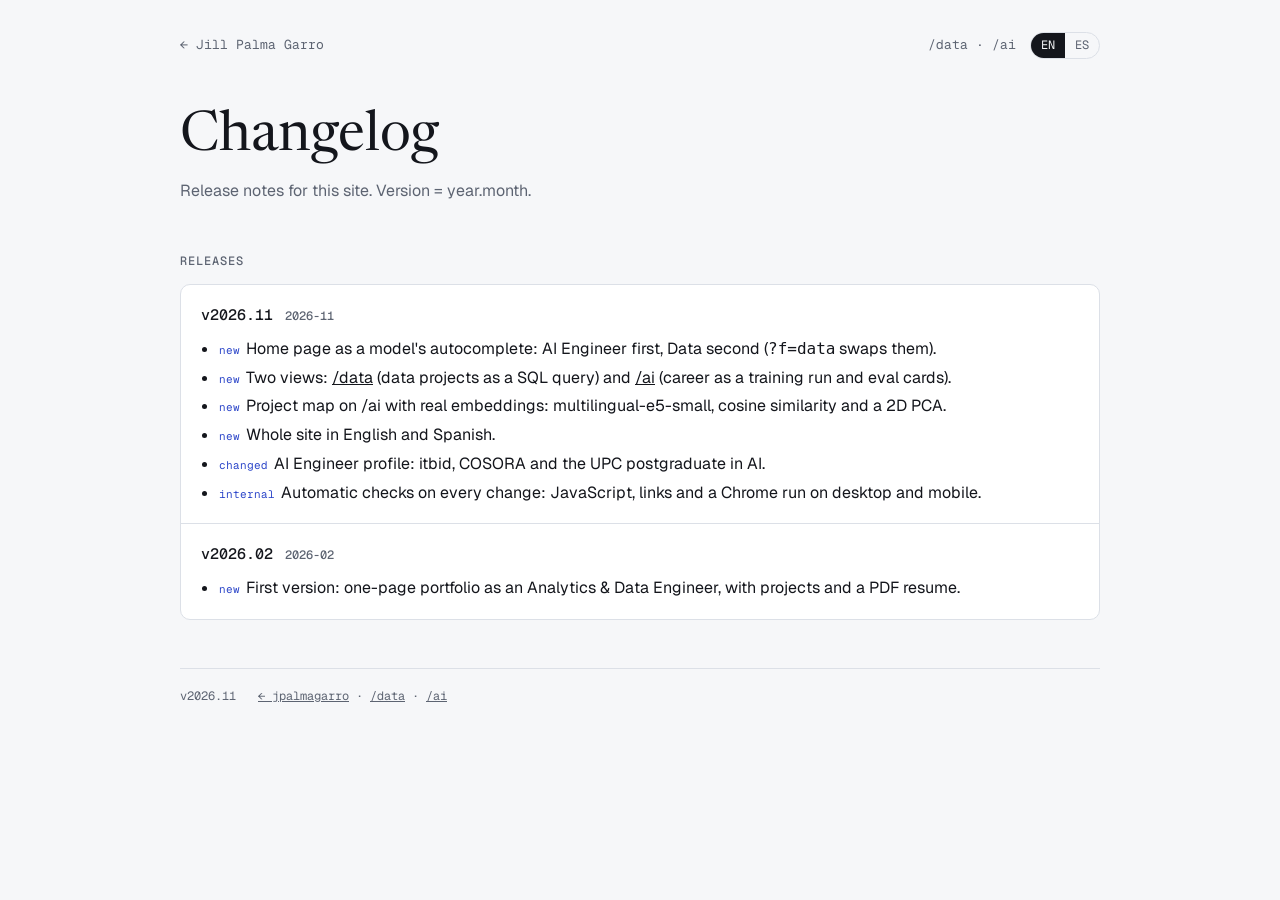
<file: changelog/index.html>
<!doctype html>
<html lang="en">
<head>
<meta charset="utf-8">
<meta name="viewport" content="width=device-width, initial-scale=1">
<title>Changelog | Jill Palma Garro</title>
<meta name="description" content="Release notes of jpalmagarro.github.io.">
<link rel="canonical" href="https://jpalmagarro.github.io/changelog/">
<link rel="icon" type="image/svg+xml" href="data:image/svg+xml,<svg xmlns=%22http://www.w3.org/2000/svg%22 viewBox=%220 0 100 100%22><text y=%22.9em%22 font-size=%2290%22>⚡</text></svg>">
<script async src="https://www.googletagmanager.com/gtag/js?id=G-RZ1JDPNTXJ"></script>
<script>window.dataLayer=window.dataLayer||[];function gtag(){dataLayer.push(arguments);}gtag('js',new Date());gtag('config','G-RZ1JDPNTXJ');</script>
<link rel="stylesheet" href="https://fonts.googleapis.com/css2?family=Newsreader:ital,opsz,wght@0,6..72,400;0,6..72,500;1,6..72,400&family=Geist:wght@400;500;600&family=Geist+Mono:wght@400;500&display=swap">
<link rel="stylesheet" href="../Assets/css/comun.css">
<style>
.rel{padding:18px 20px;display:grid;gap:10px}
.rel+.rel{border-top:1px solid var(--rule)}
.rel h3{margin:0;font-family:var(--f-mono);font-weight:500;font-size:15px;display:flex;gap:12px;flex-wrap:wrap;align-items:baseline}
.rel time{color:var(--muted);font-size:12px}
.rel ul{margin:0;padding-left:18px;display:grid;gap:4px}
.rel code{white-space:nowrap}
.rel .t{font-family:var(--f-mono);font-size:11px;color:var(--accent);margin-right:6px}
</style>
</head>
<body>
<main class="wrap">
  <nav class="top" aria-label="Navigation" data-es-aria="Navegación">
    <a href="../">← Jill Palma Garro</a>
    <span class="right"><span><a href="../data/">/data</a> · <a href="../ai/">/ai</a></span>
      <span class="lang" role="group" aria-label="Language"><button type="button" data-l="en">EN</button><button type="button" data-l="es">ES</button></span></span>
  </nav>

  <header>
    <h1>Changelog</h1>
    <p class="lede" data-es="Las notas de versión de esta web. Versión = año.mes.">Release notes for this site. Version = year.month.</p>
  </header>

  <section aria-labelledby="h-rel">
    <h2 id="h-rel" data-es="Versiones">Releases</h2>
    <div class="panel">
      <article class="rel">
        <h3>v2026.11 <time datetime="2026-11">2026-11</time></h3>
        <ul>
          <li data-es="<span class='t'>nuevo</span>Portada como el autocompletado de un modelo: AI Engineer primero, Data después (<code>?f=data</code> los invierte).">
            <span class="t">new</span>Home page as a model's autocomplete: AI Engineer first, Data second (<code>?f=data</code> swaps them).</li>
          <li data-es="<span class='t'>nuevo</span>Dos vistas: <a href='../data/'>/data</a> (proyectos de datos como una consulta SQL) y <a href='../ai/'>/ai</a> (carrera como un entrenamiento y fichas de evaluación).">
            <span class="t">new</span>Two views: <a href="../data/">/data</a> (data projects as a SQL query) and <a href="../ai/">/ai</a> (career as a training run and eval cards).</li>
          <li data-es="<span class='t'>nuevo</span>Mapa de proyectos en /ai con embeddings reales: multilingual-e5-small, similitud coseno y PCA a 2D.">
            <span class="t">new</span>Project map on /ai with real embeddings: multilingual-e5-small, cosine similarity and a 2D PCA.</li>
          <li data-es="<span class='t'>nuevo</span>Toda la web en inglés y español.">
            <span class="t">new</span>Whole site in English and Spanish.</li>
          <li data-es="<span class='t'>cambio</span>Perfil de AI Engineer: itbid, COSORA y el posgrado en IA de la UPC.">
            <span class="t">changed</span>AI Engineer profile: itbid, COSORA and the UPC postgraduate in AI.</li>
          <li data-es="<span class='t'>interno</span>Verificación automática en cada cambio: JavaScript, enlaces y prueba en Chrome en escritorio y móvil.">
            <span class="t">internal</span>Automatic checks on every change: JavaScript, links and a Chrome run on desktop and mobile.</li>
        </ul>
      </article>
      <article class="rel">
        <h3>v2026.02 <time datetime="2026-02">2026-02</time></h3>
        <ul>
          <li data-es="<span class='t'>nuevo</span>Primera versión: portfolio de una página como Analytics &amp; Data Engineer, con proyectos y CV en PDF.">
            <span class="t">new</span>First version: one-page portfolio as an Analytics &amp; Data Engineer, with projects and a PDF resume.</li>
        </ul>
      </article>
    </div>
  </section>

  <footer><span>v2026.11</span><span><a href="../">← jpalmagarro</a> · <a href="../data/">/data</a> · <a href="../ai/">/ai</a></span></footer>
</main>
<script src="../Assets/js/i18n.js"></script>
</body>
</html>
</file>
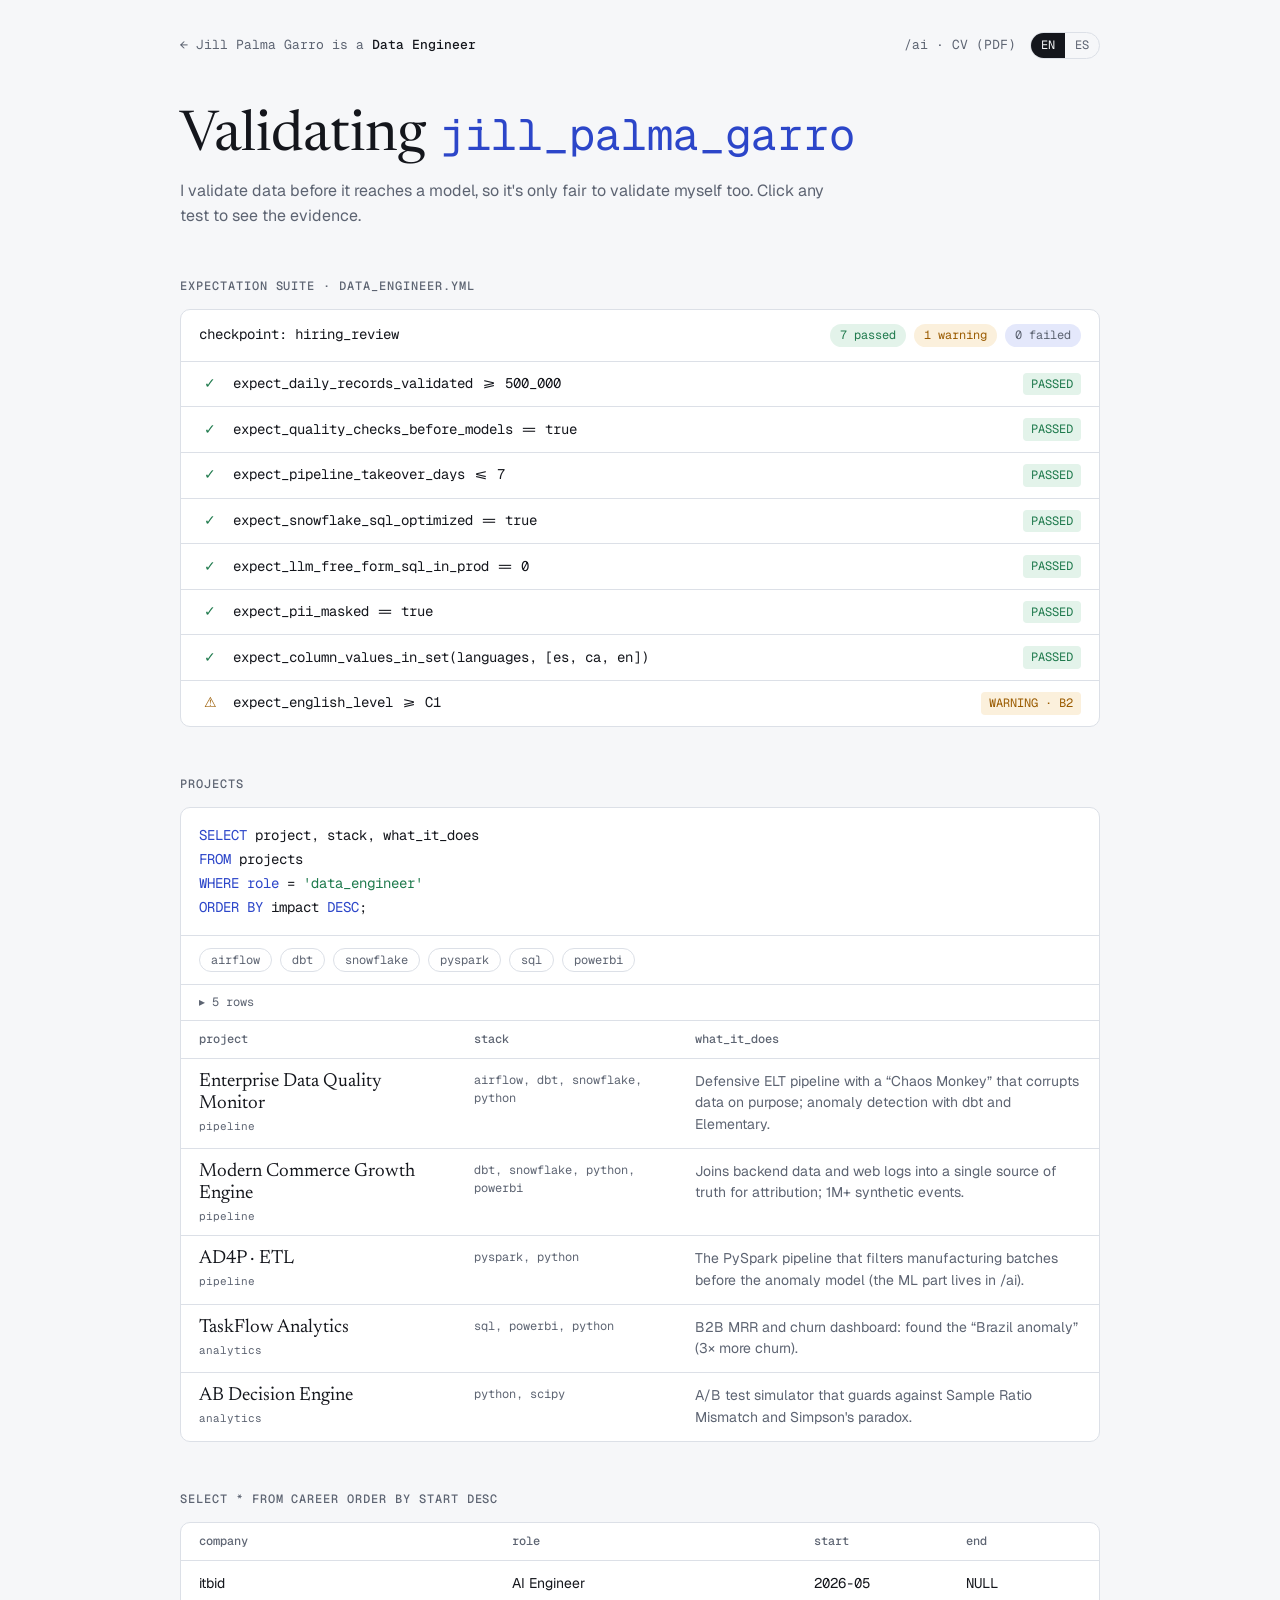
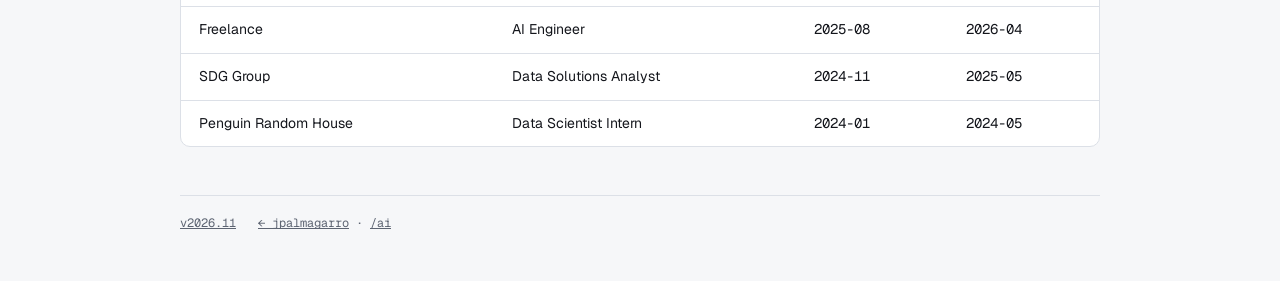
<file: data/index.html>
<!doctype html>
<html lang="en">
<head>
<meta charset="utf-8">
<meta name="viewport" content="width=device-width, initial-scale=1">
<title>Jill Palma Garro | Data Engineer</title>
<meta name="description" content="Jill Palma Garro as a Data Engineer: a data-quality report on myself and a SQL query over my career and projects.">
<meta name="author" content="Jill Palma Garro">
<link rel="canonical" href="https://jpalmagarro.github.io/data/">
<meta property="og:type" content="website">
<meta property="og:url" content="https://jpalmagarro.github.io/data/">
<meta property="og:title" content="Jill Palma Garro | Data Engineer">
<meta property="og:description" content="Jill Palma Garro as a Data Engineer: a data-quality report on myself and a SQL query over my career and projects.">
<meta property="og:image" content="https://jpalmagarro.github.io/Assets/img/og-preview.png">
<meta name="twitter:card" content="summary_large_image">
<meta name="twitter:title" content="Jill Palma Garro | Data Engineer">
<meta name="twitter:description" content="Jill Palma Garro as a Data Engineer: a data-quality report on myself and a SQL query over my career and projects.">
<meta name="twitter:image" content="https://jpalmagarro.github.io/Assets/img/og-preview.png">
<link rel="icon" type="image/svg+xml" href="data:image/svg+xml,<svg xmlns=%22http://www.w3.org/2000/svg%22 viewBox=%220 0 100 100%22><text y=%22.9em%22 font-size=%2290%22>⚡</text></svg>">
<script async src="https://www.googletagmanager.com/gtag/js?id=G-RZ1JDPNTXJ"></script>
<script>window.dataLayer=window.dataLayer||[];function gtag(){dataLayer.push(arguments);}gtag('js',new Date());gtag('config','G-RZ1JDPNTXJ');</script>
<link rel="stylesheet" href="https://fonts.googleapis.com/css2?family=Newsreader:ital,opsz,wght@0,6..72,400;0,6..72,500;1,6..72,400&family=Geist:wght@400;500;600&family=Geist+Mono:wght@400;500&display=swap">
<link rel="stylesheet" href="../Assets/css/comun.css">
<style>
/* Informe de validación */
.suite-head{display:flex;flex-wrap:wrap;gap:8px 20px;align-items:baseline;justify-content:space-between;padding:14px 18px;border-bottom:1px solid var(--rule)}
.suite-head .name{font-family:var(--f-mono);font-size:14px}
.counts{display:flex;gap:8px;flex-wrap:wrap;font-family:var(--f-mono);font-size:12px}
.pill{border-radius:99px;padding:2px 10px;font-variant-numeric:tabular-nums}
.pill.ok{background:var(--ok-soft);color:var(--ok)}
.pill.warn{background:var(--warn-soft);color:var(--warn)}
.pill.fail{background:var(--accent-soft);color:var(--muted)}
.tests{list-style:none;margin:0;padding:0}
.tests li{border-bottom:1px solid var(--rule)}
.tests li:last-child{border-bottom:0}
.tests details summary{display:grid;grid-template-columns:22px minmax(0,1fr) auto;gap:12px;align-items:center;padding:11px 18px;cursor:pointer;list-style:none;font-family:var(--f-mono);font-size:14px}
.tests details summary::-webkit-details-marker{display:none}
.tests .ico{font-size:14px;text-align:center}
.tests .t{min-width:0;overflow-wrap:anywhere}
.tests .r{font-size:12px;padding:2px 8px;border-radius:4px}
.ok .ico,.ok .r{color:var(--ok)} .ok .r{background:var(--ok-soft)}
.warn .ico,.warn .r{color:var(--warn)} .warn .r{background:var(--warn-soft)}
.tests .ev{margin:0;padding:0 18px 14px 52px;font-size:14px;color:var(--muted)}
.tests .ev b{color:var(--fg);font-weight:500}

/* Consulta */
.query{padding:16px 18px;border-bottom:1px solid var(--rule);font-family:var(--f-mono);font-size:14px;line-height:1.7;white-space:pre-wrap;overflow-wrap:anywhere}
.kw{color:var(--accent)} .str{color:var(--ok)}
.chips{display:flex;flex-wrap:wrap;gap:8px;padding:12px 18px;border-bottom:1px solid var(--rule)}
.chips button{font-family:var(--f-mono);font-size:12px;background:none;color:var(--muted);border:1px solid var(--rule);border-radius:99px;padding:3px 11px;cursor:pointer}
.chips button[aria-pressed="true"]{background:var(--fg);color:var(--bg);border-color:var(--fg)}
.meta{font-family:var(--f-mono);font-size:12px;color:var(--muted);padding:8px 18px;border-bottom:1px solid var(--rule)}
table{border-collapse:collapse;width:100%;min-width:640px;font-size:14px}
th{font-family:var(--f-mono);font-weight:500;font-size:12px;color:var(--muted);text-align:left;padding:9px 18px;border-bottom:1px solid var(--rule)}
td{padding:12px 18px;border-bottom:1px solid var(--rule);vertical-align:top}
tr:last-child td{border-bottom:0}
td.p{font-family:var(--f-display);font-size:19px;line-height:1.2;width:30%}
td.p small{display:block;font-family:var(--f-mono);font-size:11px;color:var(--muted);margin-top:4px}
td.s{font-family:var(--f-mono);font-size:12px;color:var(--muted);width:24%}
td.d{color:var(--muted)}
.career td{font-variant-numeric:tabular-nums}
</style>
</head>
<body>
<main class="wrap">
  <nav class="top" aria-label="Navigation" data-es-aria="Navegación">
    <a href="../" data-es="← Jill Palma Garro es <b>Data Engineer</b>">← Jill Palma Garro is a <b>Data Engineer</b></a>
    <span class="right"><span><a href="../ai/">/ai</a> · <a href="../Assets/Jill_Palma_Garro_Web_Resume.pdf" target="_blank" rel="noopener">CV (PDF)</a></span>
      <span class="lang" role="group" aria-label="Language"><button type="button" data-l="en">EN</button><button type="button" data-l="es">ES</button></span></span>
  </nav>

  <header>
    <h1>Validating <code>jill_palma_garro</code></h1>
    <p class="lede" data-es="Si valido los datos antes de que lleguen a un modelo, lo justo es validarme a mí también. Pulsa cada test para ver la evidencia.">I validate data before it reaches a model, so it's only fair to validate myself too. Click any test to see the evidence.</p>
  </header>

  <section aria-labelledby="h-suite">
    <h2 id="h-suite">Expectation suite · data_engineer.yml</h2>
    <div class="panel">
      <div class="suite-head">
        <span class="name">checkpoint: hiring_review</span>
        <span class="counts"><span class="pill ok">7 passed</span><span class="pill warn">1 warning</span><span class="pill fail">0 failed</span></span>
      </div>
      <ul class="tests">
        <li class="ok"><details><summary><span class="ico">✓</span><span class="t">expect_daily_records_validated &gt;= 500_000</span><span class="r">PASSED</span></summary>
          <p class="ev" data-es="<b>Penguin Random House, 2024.</b> Scripts en Python sobre AWS (S3, EC2, Lambda) que parseaban, limpiaban y validaban más de 500k registros al día."><b>Penguin Random House, 2024.</b> Python scripts on AWS (S3, EC2, Lambda) that parsed, cleaned and validated 500k+ records a day.</p></details></li>
        <li class="ok"><details><summary><span class="ico">✓</span><span class="t">expect_quality_checks_before_models == true</span><span class="r">PASSED</span></summary>
          <p class="ev" data-es="<b>Penguin Random House.</b> Checks de calidad en SQL sobre Snowflake para frenar datos malos antes de que llegaran a los modelos predictivos."><b>Penguin Random House.</b> SQL quality checks on Snowflake that stopped bad data before it reached the predictive models.</p></details></li>
        <li class="ok"><details><summary><span class="ico">✓</span><span class="t">expect_pipeline_takeover_days &lt;= 7</span><span class="r">PASSED</span></summary>
          <p class="ev" data-es="<b>SDG Group, 2024–2025.</b> Me hice cargo de los pipelines y reportes de un equipo en mi primera semana, cubriendo una baja."><b>SDG Group, 2024–2025.</b> Took over a team's pipelines and reports in my first week, covering for a colleague on leave.</p></details></li>
        <li class="ok"><details><summary><span class="ico">✓</span><span class="t">expect_snowflake_sql_optimized == true</span><span class="r">PASSED</span></summary>
          <p class="ev" data-es="<b>SDG Group.</b> JOINs, CTEs y vistas materializadas en los ETL que alimentan la monitorización y Power BI."><b>SDG Group.</b> JOINs, CTEs and materialized views in the ETL feeding monitoring and Power BI.</p></details></li>
        <li class="ok"><details><summary><span class="ico">✓</span><span class="t">expect_llm_free_form_sql_in_prod == 0</span><span class="r">PASSED</span></summary>
          <p class="ev" data-es="<b>itbid, 2026.</b> Herramientas MCP que ejecutan funciones de base de datos probadas en vez de SQL inventado por el LLM. Cubren cerca del 80 % de las preguntas analíticas de los clientes."><b>itbid, 2026.</b> MCP tools that run tested database functions instead of SQL made up by the LLM. They cover about 80% of customers' analytical questions.</p></details></li>
        <li class="ok"><details><summary><span class="ico">✓</span><span class="t">expect_pii_masked == true</span><span class="r">PASSED</span></summary>
          <p class="ev" data-es="<b>itbid.</b> Enmascarado de datos personales y guardrails en las respuestas del asistente."><b>itbid.</b> Personal data masking and guardrails on the assistant's answers.</p></details></li>
        <li class="ok"><details><summary><span class="ico">✓</span><span class="t">expect_column_values_in_set(languages, [es, ca, en])</span><span class="r">PASSED</span></summary>
          <p class="ev" data-es="Español y catalán nativos; inglés de trabajo.">Native Spanish and Catalan; working English.</p></details></li>
        <li class="warn"><details><summary><span class="ico">⚠</span><span class="t">expect_english_level &gt;= C1</span><span class="r">WARNING · B2</span></summary>
          <p class="ev" data-es="<b>Honesto:</b> hoy B2, preparando el C1. Lo dejo en amarillo hasta que llegue el certificado."><b>Honest:</b> B2 today, preparing for C1. It stays yellow until the certificate arrives.</p></details></li>
      </ul>
    </div>
  </section>

  <section aria-labelledby="h-q">
    <h2 id="h-q" data-es="Proyectos">Projects</h2>
    <div class="panel">
      <div class="query" id="q" aria-live="polite"></div>
      <div class="chips" role="group" aria-label="Filter by technology" data-es-aria="Filtrar por tecnología" id="chips"></div>
      <div class="meta" id="meta"></div>
      <div class="scroll"><table>
        <thead><tr><th>project</th><th>stack</th><th>what_it_does</th></tr></thead>
        <tbody id="rows"></tbody>
      </table></div>
    </div>
  </section>

  <section aria-labelledby="h-c">
    <h2 id="h-c">SELECT * FROM career ORDER BY start DESC</h2>
    <div class="panel scroll"><table class="career">
      <thead><tr><th>company</th><th>role</th><th>start</th><th>end</th></tr></thead>
      <tbody>
        <tr><td>itbid</td><td>AI Engineer</td><td class="mono">2026-05</td><td class="mono">NULL</td></tr>
        <tr><td>Freelance</td><td>AI Engineer</td><td class="mono">2025-08</td><td class="mono">2026-04</td></tr>
        <tr><td>SDG Group</td><td>Data Solutions Analyst</td><td class="mono">2024-11</td><td class="mono">2025-05</td></tr>
        <tr><td>Penguin Random House</td><td>Data Scientist Intern</td><td class="mono">2024-01</td><td class="mono">2024-05</td></tr>
      </tbody>
    </table></div>
  </section>

  <footer><a href="../changelog/">v2026.11</a><span><a href="../">← jpalmagarro</a> · <a href="../ai/">/ai</a></span></footer>
</main>

<script src="../Assets/js/i18n.js"></script>
<script>
(() => {
  const P = [
    {n:"Enterprise Data Quality Monitor", k:"pipeline", s:["airflow","dbt","snowflake","python"],
     en:"Defensive ELT pipeline with a “Chaos Monkey” that corrupts data on purpose; anomaly detection with dbt and Elementary.",
     es:"Pipeline ELT defensivo con un «Chaos Monkey» que corrompe datos a propósito; detección de anomalías con dbt y Elementary."},
    {n:"Modern Commerce Growth Engine", k:"pipeline", s:["dbt","snowflake","python","powerbi"],
     en:"Joins backend data and web logs into a single source of truth for attribution; 1M+ synthetic events.",
     es:"Une datos de backend y logs web en una sola fuente de verdad para atribución; más de 1M de eventos sintéticos."},
    {n:"AD4P · ETL", k:"pipeline", s:["pyspark","python"],
     en:"The PySpark pipeline that filters manufacturing batches before the anomaly model (the ML part lives in /ai).",
     es:"El pipeline PySpark que filtra los lotes de fabricación antes del modelo de anomalías (la parte ML está en /ai)."},
    {n:"TaskFlow Analytics", k:"analytics", s:["sql","powerbi","python"],
     en:"B2B MRR and churn dashboard: found the “Brazil anomaly” (3× more churn).",
     es:"Panel B2B de MRR y churn: encontró la «anomalía de Brasil» (3× más churn)."},
    {n:"AB Decision Engine", k:"analytics", s:["python","scipy"],
     en:"A/B test simulator that guards against Sample Ratio Mismatch and Simpson's paradox.",
     es:"Simulador de tests A/B que evita Sample Ratio Mismatch y la paradoja de Simpson."},
  ];
  const tags = ["airflow","dbt","snowflake","pyspark","sql","powerbi"];
  const on = new Set();
  const $ = id => document.getElementById(id);
  $("chips").innerHTML = tags.map(t => `<button type="button" aria-pressed="false" data-t="${t}">${t}</button>`).join("");
  $("chips").addEventListener("click", e => {
    const b = e.target.closest("button"); if (!b) return;
    const t = b.dataset.t; on.has(t) ? on.delete(t) : on.add(t);
    b.setAttribute("aria-pressed", on.has(t)); render();
  });
  function render(){
    const L = i18n.lang;
    const where = [`<span class="kw">role</span> = <span class="str">'data_engineer'</span>`]
      .concat([...on].map(t => `<span class="kw">stack</span> @&gt; <span class="str">'{${t}}'</span>`));
    $("q").innerHTML = `<span class="kw">SELECT</span> project, stack, what_it_does\n<span class="kw">FROM</span> projects\n<span class="kw">WHERE</span> ${where.join("\n  <span class=\"kw\">AND</span> ")}\n<span class="kw">ORDER BY</span> impact <span class="kw">DESC</span>;`;
    const r = P.filter(p => [...on].every(t => p.s.includes(t)));
    $("meta").textContent = `▸ ${r.length} ${r.length === 1 ? "row" : "rows"}`;
    $("rows").innerHTML = r.length ? r.map(p => `<tr><td class="p">${p.n}<small>${p.k}</small></td><td class="s">${p.s.join(", ")}</td><td class="d">${p[L]}</td></tr>`).join("")
      : `<tr><td colspan="3" class="d">${i18n.t("0 rows. No project matches all those filters; remove one.", "0 rows. Ningún proyecto combina esos filtros; quita alguno.")}</td></tr>`;
  }
  document.addEventListener("langchange", render);
  render();
})();
</script>
</body>
</html>
</file>
<file: Assets/css/comun.css>
/* Tokens compartidos con la portada: el humano escribe en serif, la máquina responde en mono. */
:root{
  --bg:#F6F7F9; --surface:#FFFFFF; --fg:#14161C; --muted:#5D6472; --rule:#DCE0E7;
  --accent:#2C46C9; --accent-soft:#E4E8FB; --ok:#1F7A4D; --ok-soft:#E3F3EA; --warn:#9A5B00; --warn-soft:#FBF0DC;
  --f-display:"Newsreader", Georgia, "Times New Roman", serif;
  --f-body:"Geist", system-ui, -apple-system, "Segoe UI", sans-serif;
  --f-mono:"Geist Mono", ui-monospace, "SFMono-Regular", Menlo, monospace;
}
@media (prefers-color-scheme: dark){:root{
  --bg:#0F1116; --surface:#171A21; --fg:#E7E9EE; --muted:#9AA1AE; --rule:#2A2F3A;
  --accent:#93A4FF; --accent-soft:#1F2647; --ok:#6CCB97; --ok-soft:#14261C; --warn:#E3A44A; --warn-soft:#2A2112; color-scheme:dark}}

*{box-sizing:border-box}
body{margin:0;background:var(--bg);color:var(--fg);font-family:var(--f-body);font-size:16px;line-height:1.55;
  padding-left:max(16px,env(safe-area-inset-left,0px));padding-right:max(16px,env(safe-area-inset-right,0px))}
.wrap{max-width:920px;margin:0 auto;padding-block:32px 48px;display:grid;gap:48px}
.wrap>*{min-width:0} /* sin esto, una tabla ancha ensancha toda la página en móvil */
a{color:inherit}
a:focus-visible,button:focus-visible,summary:focus-visible{outline:2px solid var(--accent);outline-offset:2px}

.top{display:flex;justify-content:space-between;align-items:center;gap:12px;flex-wrap:wrap;font-family:var(--f-mono);font-size:13px;color:var(--muted)}
.top a{text-decoration:none}
.top a:hover{color:var(--fg)}
.top b{color:var(--fg);font-weight:500}

h1{font-family:var(--f-display);font-weight:400;font-size:clamp(32px,5.4vw,56px);line-height:1.08;margin:0;text-wrap:balance;overflow-wrap:anywhere}
h1 code{font-family:var(--f-mono);font-size:.78em;color:var(--accent)}
.lede{margin:12px 0 0;max-width:60ch;color:var(--muted)}
h2{font-family:var(--f-mono);font-size:12px;letter-spacing:.08em;text-transform:uppercase;color:var(--muted);font-weight:500;margin:0 0 14px}

.panel{background:var(--surface);border:1px solid var(--rule);border-radius:10px;overflow:hidden}
.mono{font-family:var(--f-mono)}
.scroll{overflow-x:auto}
footer{font-family:var(--f-mono);font-size:12px;color:var(--muted);display:flex;flex-wrap:wrap;gap:6px 22px;border-top:1px solid var(--rule);padding-top:18px}
@media (prefers-reduced-motion:reduce){*{transition:none!important;animation:none!important}}

/* Selector de idioma */
.lang{display:inline-flex;border:1px solid var(--rule);border-radius:99px;overflow:hidden;font-family:var(--f-mono);font-size:12px;vertical-align:middle}
.lang button{font:inherit;background:none;border:0;color:var(--muted);padding:3px 10px;cursor:pointer}
.lang button[aria-pressed="true"]{background:var(--fg);color:var(--bg)}
.top .right{display:flex;gap:14px;align-items:center;flex-wrap:wrap}
</file>
